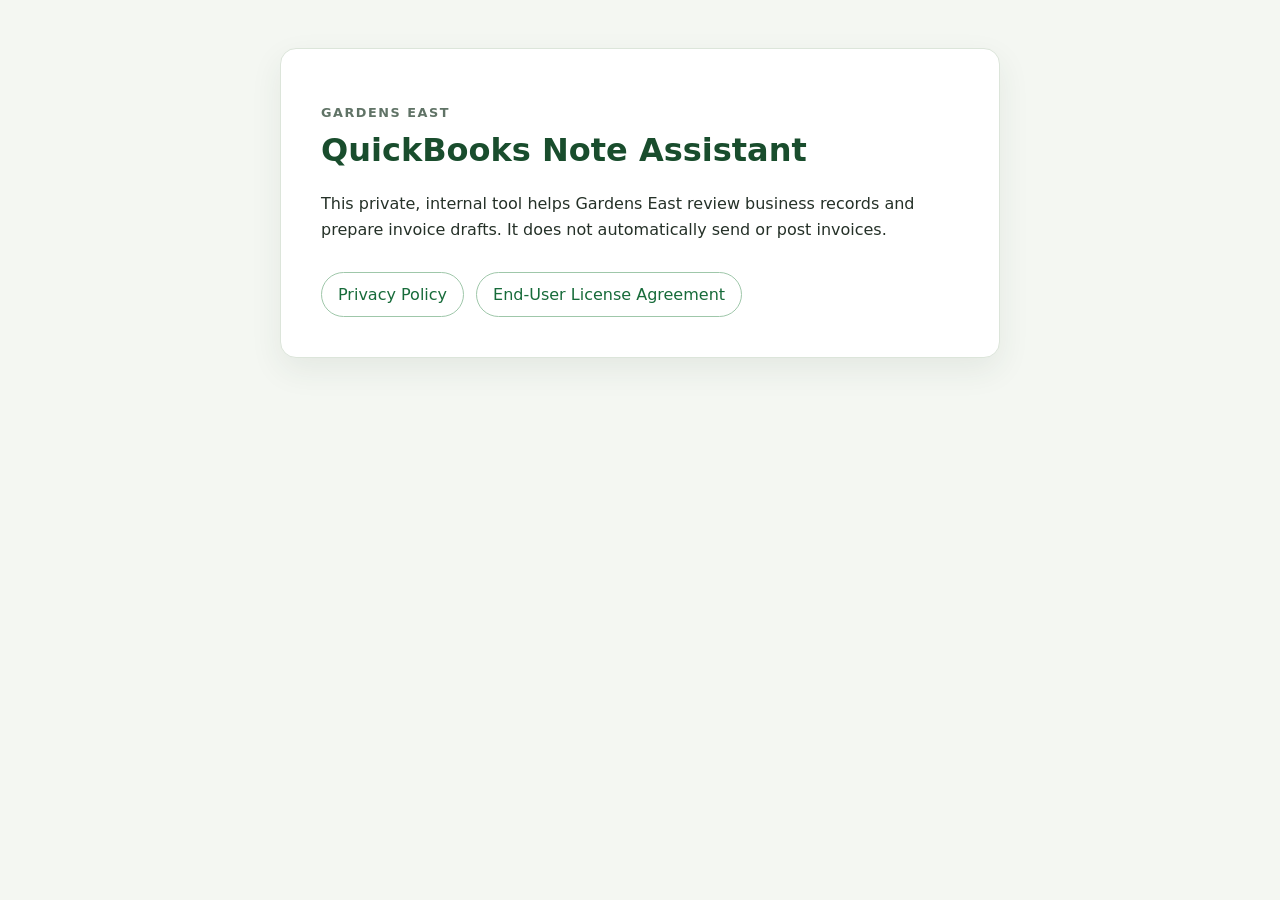
<file: index.html>
<!doctype html>
<html lang="en">
<head>
  <meta charset="utf-8">
  <meta name="viewport" content="width=device-width, initial-scale=1">
  <title>Gardens East QuickBooks Note Assistant</title>
  <link rel="stylesheet" href="styles.css">
</head>
<body>
  <main>
    <p class="eyebrow">Gardens East</p>
    <h1>QuickBooks Note Assistant</h1>
    <p>This private, internal tool helps Gardens East review business records and prepare invoice drafts. It does not automatically send or post invoices.</p>
    <nav aria-label="Legal documents">
      <a href="privacy.html">Privacy Policy</a>
      <a href="terms.html">End-User License Agreement</a>
    </nav>
  </main>
</body>
</html>
</file>
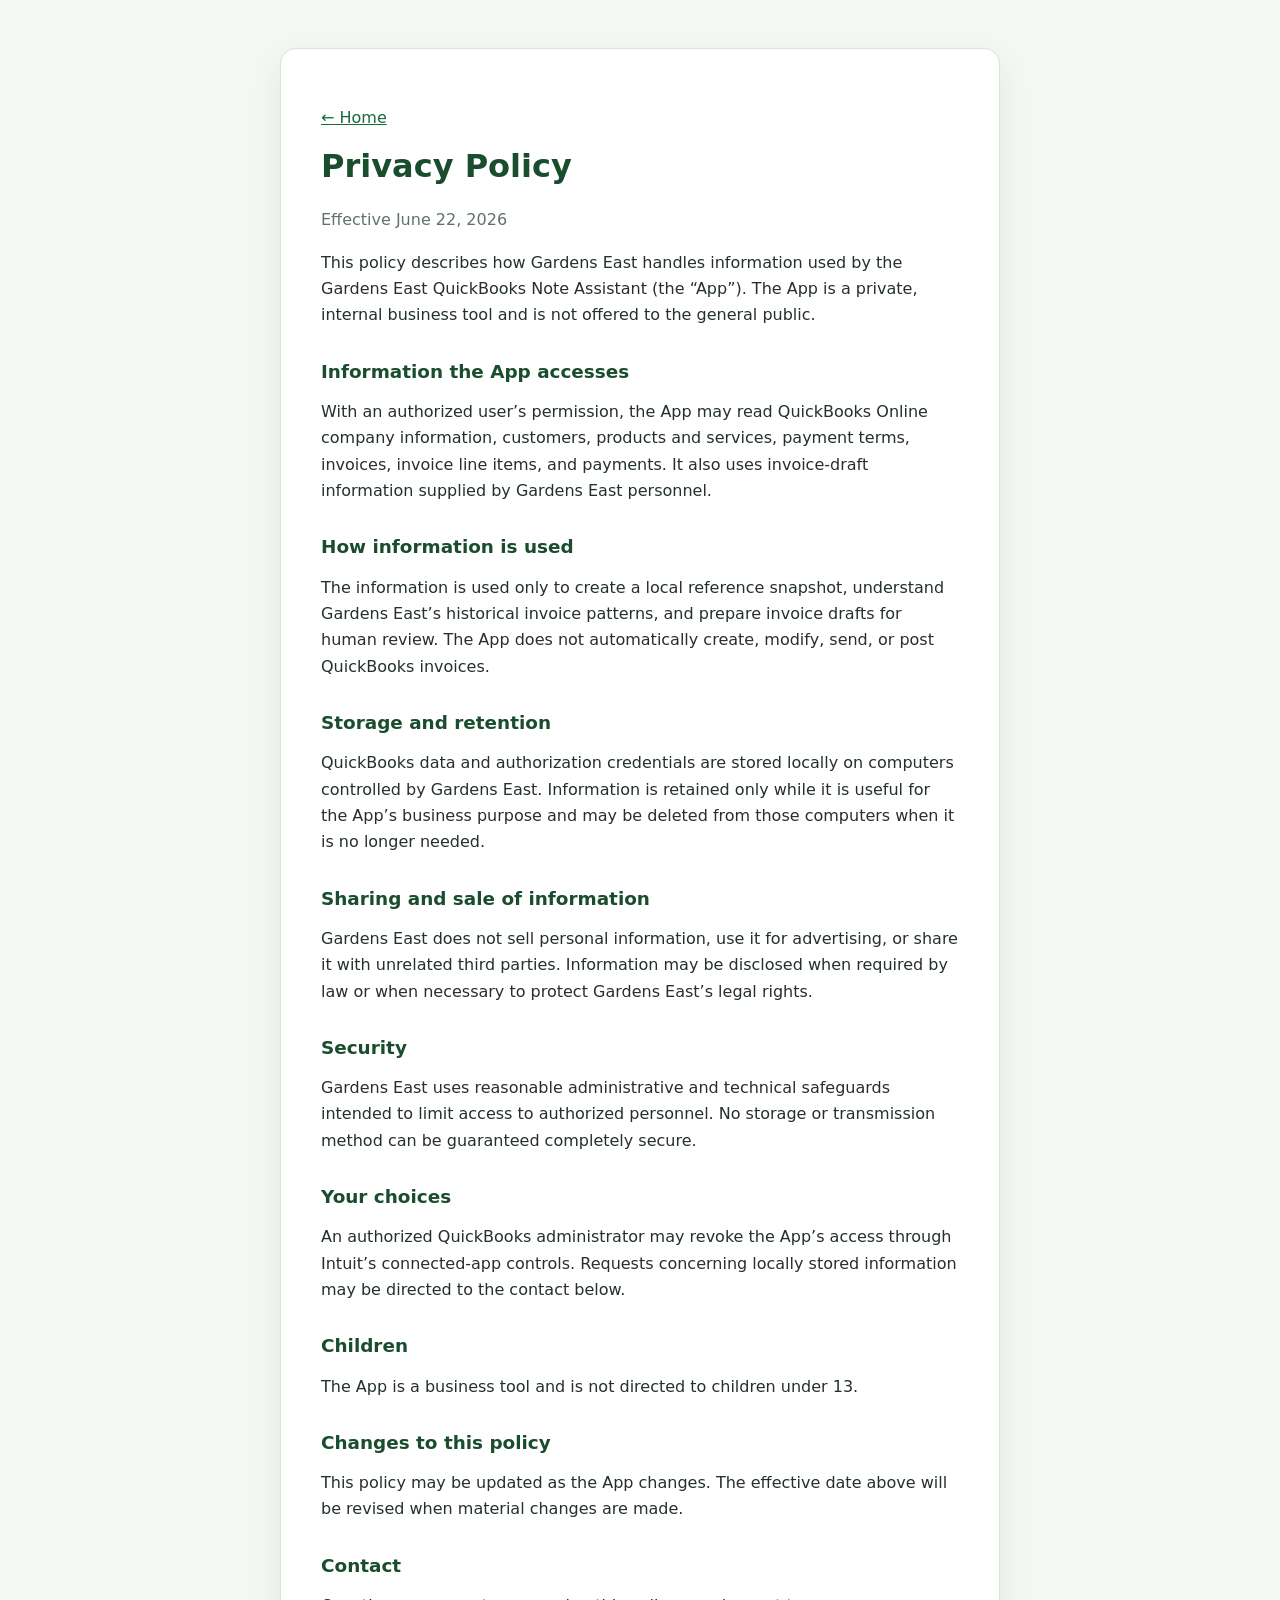
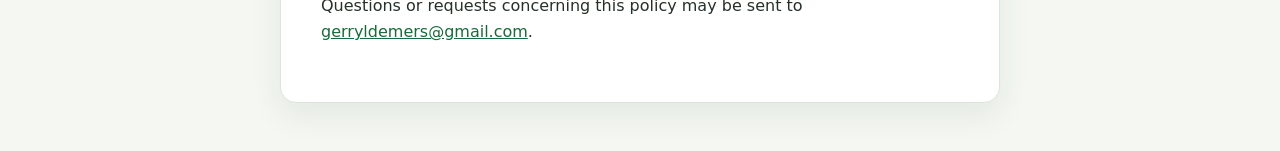
<file: privacy.html>
<!doctype html>
<html lang="en">
<head>
  <meta charset="utf-8">
  <meta name="viewport" content="width=device-width, initial-scale=1">
  <title>Privacy Policy | Gardens East QuickBooks Note Assistant</title>
  <link rel="stylesheet" href="styles.css">
</head>
<body>
  <main>
    <p><a href="index.html">&larr; Home</a></p>
    <h1>Privacy Policy</h1>
    <p class="effective">Effective June 22, 2026</p>

    <p>This policy describes how Gardens East handles information used by the Gardens East QuickBooks Note Assistant (the “App”). The App is a private, internal business tool and is not offered to the general public.</p>

    <h2>Information the App accesses</h2>
    <p>With an authorized user’s permission, the App may read QuickBooks Online company information, customers, products and services, payment terms, invoices, invoice line items, and payments. It also uses invoice-draft information supplied by Gardens East personnel.</p>

    <h2>How information is used</h2>
    <p>The information is used only to create a local reference snapshot, understand Gardens East’s historical invoice patterns, and prepare invoice drafts for human review. The App does not automatically create, modify, send, or post QuickBooks invoices.</p>

    <h2>Storage and retention</h2>
    <p>QuickBooks data and authorization credentials are stored locally on computers controlled by Gardens East. Information is retained only while it is useful for the App’s business purpose and may be deleted from those computers when it is no longer needed.</p>

    <h2>Sharing and sale of information</h2>
    <p>Gardens East does not sell personal information, use it for advertising, or share it with unrelated third parties. Information may be disclosed when required by law or when necessary to protect Gardens East’s legal rights.</p>

    <h2>Security</h2>
    <p>Gardens East uses reasonable administrative and technical safeguards intended to limit access to authorized personnel. No storage or transmission method can be guaranteed completely secure.</p>

    <h2>Your choices</h2>
    <p>An authorized QuickBooks administrator may revoke the App’s access through Intuit’s connected-app controls. Requests concerning locally stored information may be directed to the contact below.</p>

    <h2>Children</h2>
    <p>The App is a business tool and is not directed to children under 13.</p>

    <h2>Changes to this policy</h2>
    <p>This policy may be updated as the App changes. The effective date above will be revised when material changes are made.</p>

    <h2>Contact</h2>
    <p>Questions or requests concerning this policy may be sent to <a href="mailto:gerryldemers@gmail.com">gerryldemers@gmail.com</a>.</p>
  </main>
</body>
</html>
</file>
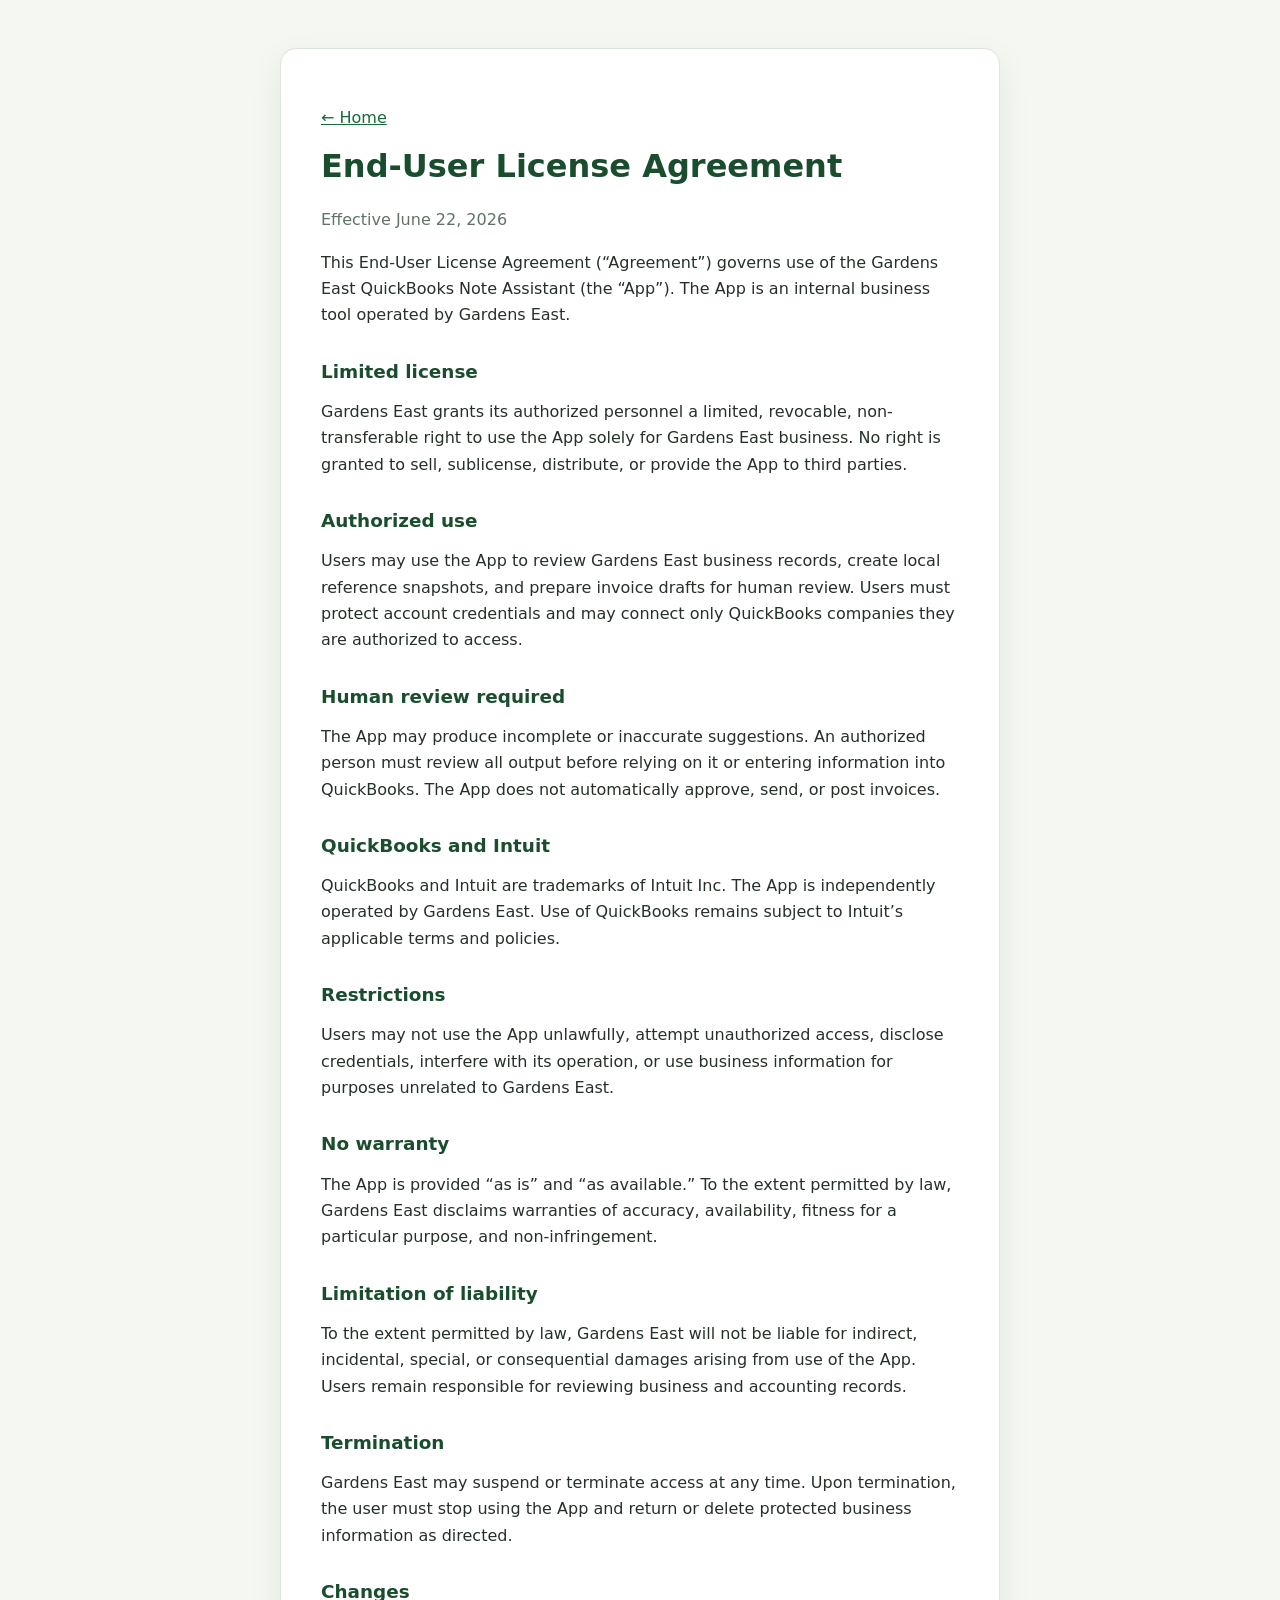
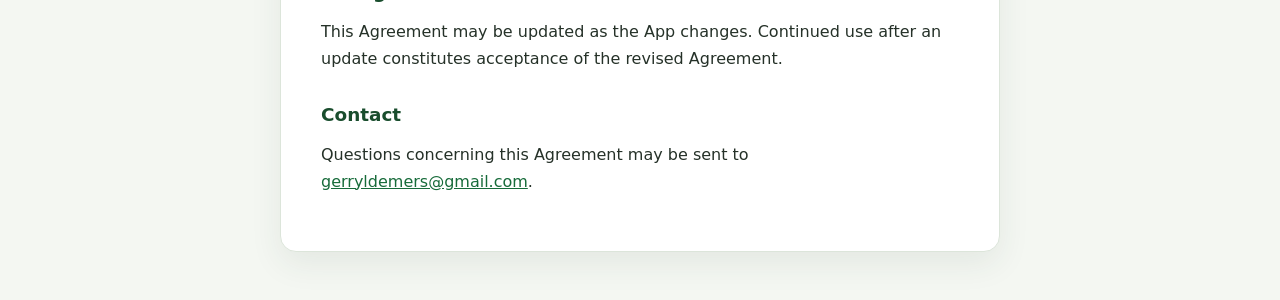
<file: terms.html>
<!doctype html>
<html lang="en">
<head>
  <meta charset="utf-8">
  <meta name="viewport" content="width=device-width, initial-scale=1">
  <title>End-User License Agreement | Gardens East QuickBooks Note Assistant</title>
  <link rel="stylesheet" href="styles.css">
</head>
<body>
  <main>
    <p><a href="index.html">&larr; Home</a></p>
    <h1>End-User License Agreement</h1>
    <p class="effective">Effective June 22, 2026</p>

    <p>This End-User License Agreement (“Agreement”) governs use of the Gardens East QuickBooks Note Assistant (the “App”). The App is an internal business tool operated by Gardens East.</p>

    <h2>Limited license</h2>
    <p>Gardens East grants its authorized personnel a limited, revocable, non-transferable right to use the App solely for Gardens East business. No right is granted to sell, sublicense, distribute, or provide the App to third parties.</p>

    <h2>Authorized use</h2>
    <p>Users may use the App to review Gardens East business records, create local reference snapshots, and prepare invoice drafts for human review. Users must protect account credentials and may connect only QuickBooks companies they are authorized to access.</p>

    <h2>Human review required</h2>
    <p>The App may produce incomplete or inaccurate suggestions. An authorized person must review all output before relying on it or entering information into QuickBooks. The App does not automatically approve, send, or post invoices.</p>

    <h2>QuickBooks and Intuit</h2>
    <p>QuickBooks and Intuit are trademarks of Intuit Inc. The App is independently operated by Gardens East. Use of QuickBooks remains subject to Intuit’s applicable terms and policies.</p>

    <h2>Restrictions</h2>
    <p>Users may not use the App unlawfully, attempt unauthorized access, disclose credentials, interfere with its operation, or use business information for purposes unrelated to Gardens East.</p>

    <h2>No warranty</h2>
    <p>The App is provided “as is” and “as available.” To the extent permitted by law, Gardens East disclaims warranties of accuracy, availability, fitness for a particular purpose, and non-infringement.</p>

    <h2>Limitation of liability</h2>
    <p>To the extent permitted by law, Gardens East will not be liable for indirect, incidental, special, or consequential damages arising from use of the App. Users remain responsible for reviewing business and accounting records.</p>

    <h2>Termination</h2>
    <p>Gardens East may suspend or terminate access at any time. Upon termination, the user must stop using the App and return or delete protected business information as directed.</p>

    <h2>Changes</h2>
    <p>This Agreement may be updated as the App changes. Continued use after an update constitutes acceptance of the revised Agreement.</p>

    <h2>Contact</h2>
    <p>Questions concerning this Agreement may be sent to <a href="mailto:gerryldemers@gmail.com">gerryldemers@gmail.com</a>.</p>
  </main>
</body>
</html>
</file>
<file: styles.css>
:root {
  color-scheme: light;
  font-family: system-ui, -apple-system, BlinkMacSystemFont, "Segoe UI", sans-serif;
  color: #253128;
  background: #f4f7f2;
}

body {
  margin: 0;
}

main {
  width: min(720px, calc(100% - 40px));
  margin: 48px auto;
  padding: 40px;
  box-sizing: border-box;
  background: white;
  border: 1px solid #dce5da;
  border-radius: 16px;
  box-shadow: 0 12px 32px rgb(41 68 46 / 8%);
}

h1, h2 {
  line-height: 1.2;
  color: #194d2d;
}

h1 {
  margin-top: 0;
}

h2 {
  margin-top: 2rem;
  font-size: 1.15rem;
}

p {
  line-height: 1.65;
}

a {
  color: #176b3a;
}

nav {
  display: flex;
  flex-wrap: wrap;
  gap: 12px;
  margin-top: 28px;
}

nav a {
  padding: 12px 16px;
  border: 1px solid #9fc7aa;
  border-radius: 999px;
  text-decoration: none;
}

.eyebrow, .effective {
  color: #607366;
}

.eyebrow {
  margin-bottom: 8px;
  font-size: 0.8rem;
  font-weight: 700;
  letter-spacing: 0.12em;
  text-transform: uppercase;
}

@media (max-width: 600px) {
  main {
    margin: 0;
    width: 100%;
    min-height: 100vh;
    padding: 28px 22px;
    border: 0;
    border-radius: 0;
  }
}
</file>
